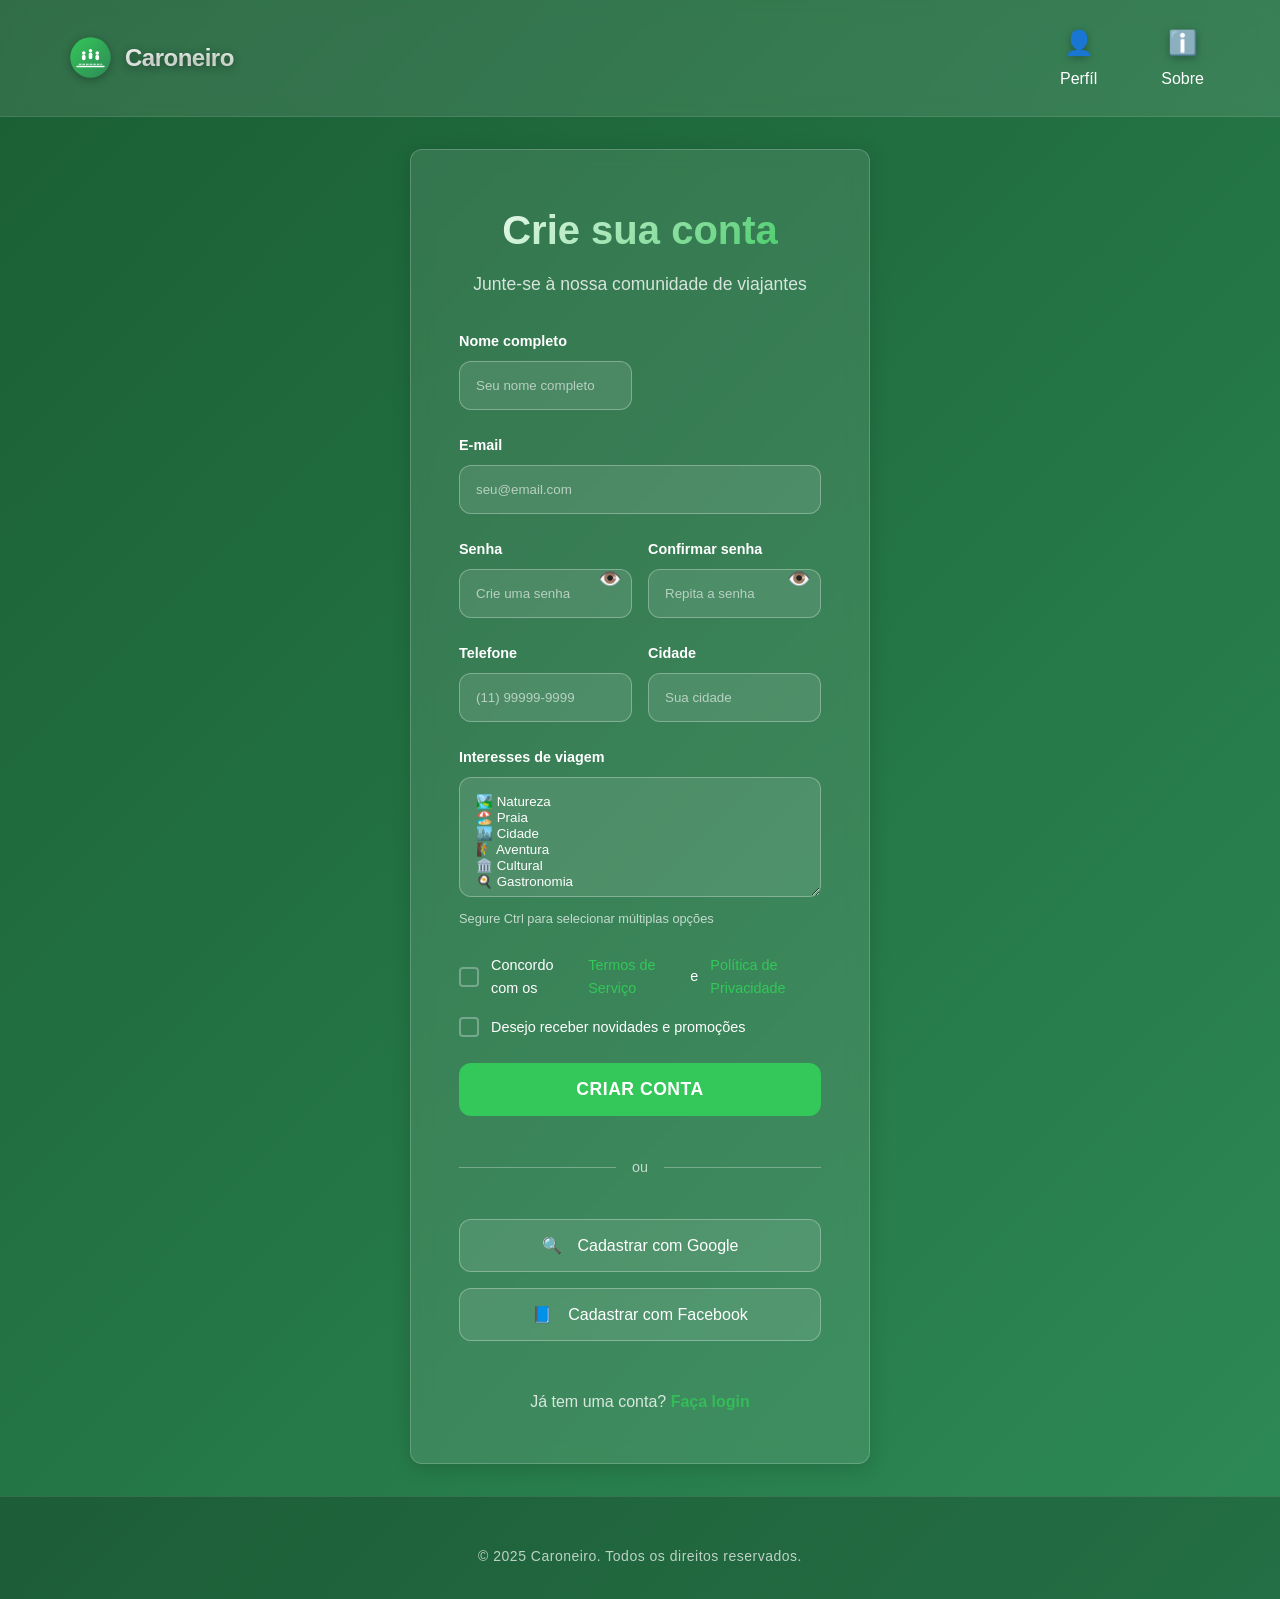
<file: cadastro.html>
<!DOCTYPE html>
<html lang="pt-br">

<head>
    <meta charset="UTF-8">
    <meta name="viewport" content="width=device-width, initial-scale=1.0">
    <title>Cadastro - Caroneiro</title>
    <link rel="stylesheet" href="entrar.css">
</head>

<body>
    <!-- Header -->
    <header>
        <div class="header-content">
            <a href="index.html" class="logo">
                <svg class="logo-svg" viewBox="0 0 100 100" fill="none" xmlns="http://www.w3.org/2000/svg">
                    <circle cx="50" cy="50" r="45" fill="url(#gradient)" />
                    <circle cx="35" cy="40" r="4" fill="white" />
                    <rect x="31" y="44" width="8" height="12" rx="4" fill="white" />
                    <circle cx="50" cy="35" r="4" fill="white" />
                    <rect x="46" y="39" width="8" height="15" rx="4" fill="white" />
                    <circle cx="65" cy="40" r="4" fill="white" />
                    <rect x="61" y="44" width="8" height="12" rx="4" fill="white" />
                    <path d="M20 70 L80 70" stroke="white" stroke-width="3" stroke-linecap="round" />
                    <path d="M25 65 L75 65" stroke="white" stroke-width="2" stroke-linecap="round"
                        stroke-dasharray="4 4" />
                    <defs>
                        <linearGradient id="gradient" x1="0%" y1="0%" x2="100%" y2="100%">
                            <stop offset="0%" stop-color="#34c759" />
                            <stop offset="100%" stop-color="#2d8a56" />
                        </linearGradient>
                    </defs>
                </svg>
                <div class="logo-text">Caroneiro</div>
            </a>

            <nav>
                <ul>
                    <li><a href="perfil.html"><span>👤</span><span>Perfíl</span></a></li>
                    <li><a href="Sobre-nos.html"><span>ℹ️</span><span>Sobre</span></a></li>
                </ul>
            </nav>
        </div>
    </header>

    <!-- Conteúdo Principal -->
    <main class="auth-main">
        <div class="auth-container">
            <div class="auth-card">
                <div class="auth-header">
                    <h1>Crie sua conta</h1>
                    <p>Junte-se à nossa comunidade de viajantes</p>
                </div>

                <form class="auth-form" id="cadastroForm">
                    <div class="form-row">
                        <div class="form-group">
                            <label for="nome">Nome completo</label>
                            <input type="text" id="nome" name="nome" required placeholder="Seu nome completo">
                        </div>
                    </div>

                    <div class="form-group">
                        <label for="email">E-mail</label>
                        <input type="email" id="email" name="email" required placeholder="seu@email.com">
                    </div>

                    <div class="form-row">
                        <div class="form-group">
                            <label for="password">Senha</label>
                            <input type="password" id="password" name="password" required placeholder="Crie uma senha">
                        </div>
                        <div class="form-group">
                            <label for="confirmPassword">Confirmar senha</label>
                            <input type="password" id="confirmPassword" name="confirmPassword" required
                                placeholder="Repita a senha">
                        </div>
                    </div>

                    <div class="form-row">
                        <div class="form-group">
                            <label for="telefone">Telefone</label>
                            <input type="tel" id="telefone" name="telefone" required placeholder="(11) 99999-9999">
                        </div>
                        <div class="form-group">
                            <label for="cidade">Cidade</label>
                            <input type="text" id="cidade" name="cidade" required placeholder="Sua cidade">
                        </div>
                    </div>

                    <div class="form-group">
                        <label for="interesses">Interesses de viagem</label>
                        <select id="interesses" name="interesses" multiple>
                            <option value="natureza">🏞️ Natureza</option>
                            <option value="praia">🏖️ Praia</option>
                            <option value="cidade">🏙️ Cidade</option>
                            <option value="aventura">🧗 Aventura</option>
                            <option value="cultural">🏛️ Cultural</option>
                            <option value="gastronomia">🍳 Gastronomia</option>
                        </select>
                        <small>Segure Ctrl para selecionar múltiplas opções</small>
                    </div>

                    <div class="form-options">
                        <label class="checkbox-container">
                            <input type="checkbox" id="termos" required>
                            <span class="checkmark"></span>
                            Concordo com os <a href="#">Termos de Serviço</a> e <a href="#">Política de Privacidade</a>
                        </label>
                        <label class="checkbox-container">
                            <input type="checkbox" id="newsletter">
                            <span class="checkmark"></span>
                            Desejo receber novidades e promoções
                        </label>
                    </div>

                    <button type="submit" class="btn-auth">Criar conta</button>

                    <div class="auth-divider">
                        <span>ou</span>
                    </div>

                    <div class="social-auth">
                        <button type="button" class="btn-social google">
                            <span>🔍</span>
                            Cadastrar com Google
                        </button>
                        <button type="button" class="btn-social facebook">
                            <span>📘</span>
                            Cadastrar com Facebook
                        </button>
                    </div>

                    <div class="auth-footer">
                        <p>Já tem uma conta? <a href="login.html">Faça login</a></p>
                    </div>
                </form>
            </div>
        </div>
    </main>

    <!-- Footer -->
    <footer>
        <p>© 2025 Caroneiro. Todos os direitos reservados.</p>
    </footer>

    <script src="entrar.js"></script>
</body>

</html>
</file>
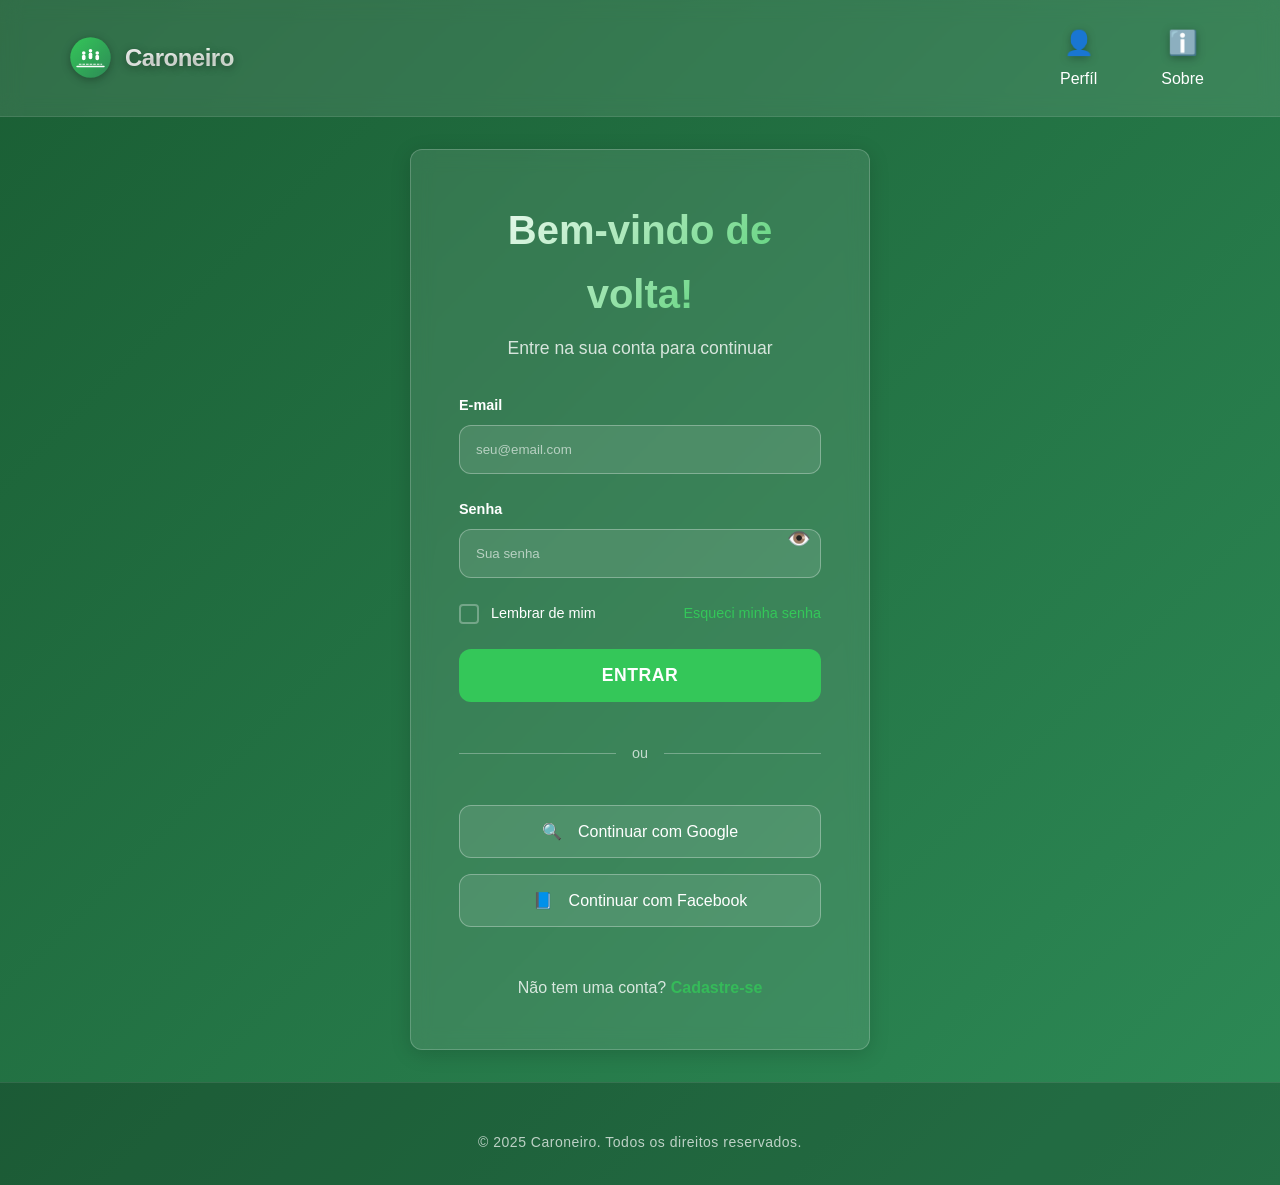
<file: login.html>
<!DOCTYPE html>
<html lang="pt-br">
<head>
    <meta charset="UTF-8">
    <meta name="viewport" content="width=device-width, initial-scale=1.0">
    <title>Login - Caroneiro</title>
    <link rel="stylesheet" href="entrar.css">
</head>
<body>
    <!-- Header -->
    <header>
        <div class="header-content">
            <a href="index.html" class="logo">
                <svg class="logo-svg" viewBox="0 0 100 100" fill="none" xmlns="http://www.w3.org/2000/svg">
                    <circle cx="50" cy="50" r="45" fill="url(#gradient)"/>
                    <circle cx="35" cy="40" r="4" fill="white"/>
                    <rect x="31" y="44" width="8" height="12" rx="4" fill="white"/>
                    <circle cx="50" cy="35" r="4" fill="white"/>
                    <rect x="46" y="39" width="8" height="15" rx="4" fill="white"/>
                    <circle cx="65" cy="40" r="4" fill="white"/>
                    <rect x="61" y="44" width="8" height="12" rx="4" fill="white"/>
                    <path d="M20 70 L80 70" stroke="white" stroke-width="3" stroke-linecap="round"/>
                    <path d="M25 65 L75 65" stroke="white" stroke-width="2" stroke-linecap="round" stroke-dasharray="4 4"/>
                    <defs>
                        <linearGradient id="gradient" x1="0%" y1="0%" x2="100%" y2="100%">
                            <stop offset="0%" stop-color="#34c759"/>
                            <stop offset="100%" stop-color="#2d8a56"/>
                        </linearGradient>
                    </defs>
                </svg>
                <div class="logo-text">Caroneiro</div>
            </a>

            <nav>
                <ul>
                    <li><a href="perfil.html"><span>👤</span><span>Perfíl</span></a></li>
                    <li><a href="Sobre-nos.html"><span>ℹ️</span><span>Sobre</span></a></li>
                </ul>
            </nav>
        </div>
    </header>

    <!-- Conteúdo Principal -->
    <main class="auth-main">
        <div class="auth-container">
            <div class="auth-card">
                <div class="auth-header">
                    <h1>Bem-vindo de volta!</h1>
                    <p>Entre na sua conta para continuar</p>
                </div>

                <form class="auth-form" id="loginForm">
                    <div class="form-group">
                        <label for="email">E-mail</label>
                        <input type="email" id="email" name="email" required placeholder="seu@email.com">
                    </div>

                    <div class="form-group">
                        <label for="password">Senha</label>
                        <input type="password" id="password" name="password" required placeholder="Sua senha">
                    </div>

                    <div class="form-options">
                        <label class="checkbox-container">
                            <input type="checkbox" id="rememberMe">
                            <span class="checkmark"></span>
                            Lembrar de mim
                        </label>
                        <a href="#" class="forgot-password">Esqueci minha senha</a>
                    </div>

                    <button type="submit" class="btn-auth">Entrar</button>

                    <div class="auth-divider">
                        <span>ou</span>
                    </div>

                    <div class="social-auth">
                        <button type="button" class="btn-social google">
                            <span>🔍</span>
                            Continuar com Google
                        </button>
                        <button type="button" class="btn-social facebook">
                            <span>📘</span>
                            Continuar com Facebook
                        </button>
                    </div>

                    <div class="auth-footer">
                        <p>Não tem uma conta? <a href="cadastro.html">Cadastre-se</a></p>
                    </div>
                </form>
            </div>
        </div>
    </main>

    <!-- Footer -->
    <footer>
        <p>© 2025 Caroneiro. Todos os direitos reservados.</p>
    </footer>

    <script src="entrar.js"></script>
</body>
</html>
</file>
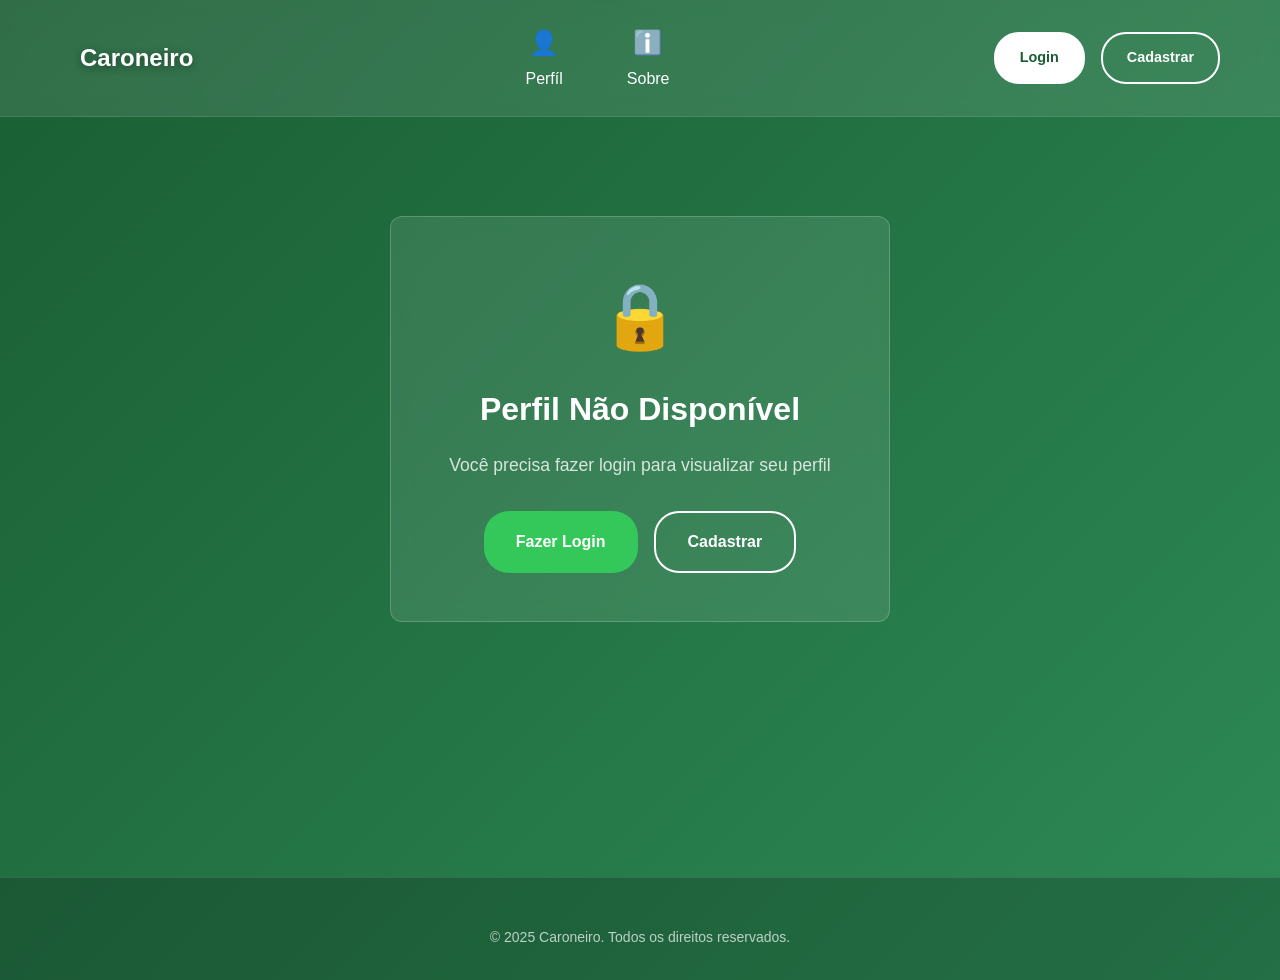
<file: perfil.html>
<!DOCTYPE html>
<html lang="pt-br">
<head>
    <meta charset="UTF-8">
    <meta name="viewport" content="width=device-width, initial-scale=1.0">
    <title>Meu Perfil - Caroneiro</title>
    <link rel="stylesheet" href="perfil.css">
</head>
<body>
    <header>
        <div class="header-content">
            <a href="index.html" class="logo">
                <svg class="logo-svg" viewBox="0 0 100 100" fill="none" xmlns="http://www.w3.org/2000/svg">
                    <circle cx="50" cy="50" r="45" fill="url(#gradient)"/>
                    <circle cx="35" cy="40" r="4" fill="white"/>
                    <rect x="31" y="44" width="8" height="12" rx="4" fill="white"/>
                    <circle cx="50" cy="35" r="4" fill="white"/>
                    <rect x="46" y="39" width="8" height="15" rx="4" fill="white"/>
                    <circle cx="65" cy="40" r="4" fill="white"/>
                    <rect x="61" y="44" width="8" height="12" rx="4" fill="white"/>
                    <path d="M20 70 L80 70" stroke="white" stroke-width="3" stroke-linecap="round"/>
                    <path d="M25 65 L75 65" stroke="white" stroke-width="2" stroke-linecap="round" stroke-dasharray="4 4"/>
                    <defs>
                        <linearGradient id="gradient" x1="0%" y1="0%" x2="100%" y2="100%">
                            <stop offset="0%" stop-color="#34c759"/>
                            <stop offset="100%" stop-color="#2d8a56"/>
                        </linearGradient>
                    </defs>
                </svg>
                <div class="logo-text">Caroneiro</div>
            </a>

            <nav>
                <ul>
                    <li><a href="perfil.html"><span>👤</span><span>Perfíl</span></a></li>
                    <li><a href="Sobre-nos.html"><span>ℹ️</span><span>Sobre</span></a></li>
                </ul>
            </nav>
            <div class="header-user" id="headerUser">
                <!-- Preenchido via JavaScript -->
            </div>
        </div>
    </header>

    <main class="perfil-main">
        <div class="container">
            <div id="perfilContent">
                <!-- Conteúdo carregado dinamicamente -->
            </div>
        </div>
    </main>

    <footer>
        <p>© 2025 Caroneiro. Todos os direitos reservados.</p>
    </footer>

    <script src="perfil.js"></script>
</body>
</html>
</file>
<file: entrar.css>
/* ===== RESET E VARIÁVEIS ===== */
* {
    margin: 0;
    padding: 0;
    box-sizing: border-box;
}

:root {
    --primary-color: #1a5e34;
    --secondary-color: #2d8a56;
    --accent-color: #34c759;
    --text-light: #ffffff;
    --text-dark: #333333;
    --bg-light: #f8f9fa;
    --bg-dark: #050505;
    --bg-gray: #858585;
    --border-radius: 12px;
    --shadow: 0 4px 20px rgba(0, 0, 0, 0.15);
    --transition: all 0.3s cubic-bezier(0.4, 0, 0.2, 1);
}

body {
    font-family: 'Segoe UI', Arial, sans-serif;
    line-height: 1.6;
    color: var(--text-light);
    background: linear-gradient(135deg, var(--primary-color), var(--secondary-color));
    min-height: 100vh;
}

/* ===== HEADER ===== */
header {
    background: rgba(255, 255, 255, 0.1);
    backdrop-filter: blur(10px);
    padding: 1rem 0;
    position: sticky;
    top: 0;
    z-index: 100;
    border-bottom: 1px solid rgba(255, 255, 255, 0.1);
}

.header-content {
    display: flex;
    align-items: center;
    justify-content: space-between;
    max-width: 1200px;
    margin: 0 auto;
    padding: 0 20px;
}

/* ===== LOGO ===== */
.logo {
    display: flex;
    align-items: center;
    gap: 0.75rem;
    text-decoration: none;
    transition: var(--transition);
    padding: 0.5rem;
    border-radius: var(--border-radius);
}

.logo:hover {
    background: rgba(255, 255, 255, 0.1);
    transform: translateY(-2px);
}

.logo-svg {
    width: 45px;
    height: 45px;
    filter: drop-shadow(0 2px 4px rgba(0, 0, 0, 0.3));
    transition: var(--transition);
}

.logo:hover .logo-svg {
    transform: scale(1.1) rotate(5deg);
}

.logo-text {
    font-size: 1.5rem;
    font-weight: 800;
    color: var(--text-light);
    text-shadow: 0 2px 8px rgba(0, 0, 0, 0.4);
    letter-spacing: -0.5px;
    background: linear-gradient(135deg, var(--text-light), #e8f5e8);
    -webkit-background-clip: text;
    -webkit-text-fill-color: transparent;
    background-clip: text;
    transition: var(--transition);
}

.logo:hover .logo-text {
    background: linear-gradient(135deg, var(--accent-color), #ffffff);
    -webkit-background-clip: text;
    -webkit-text-fill-color: transparent;
    background-clip: text;
}

/* ===== NAVEGAÇÃO ===== */
header nav ul {
    list-style: none;
    display: flex;
    gap: 2rem;
    margin: 0;
    padding: 0;
}

header nav ul li a {
    text-decoration: none;
    color: var(--text-light);
    display: flex;
    flex-direction: column;
    align-items: center;
    font-size: 1rem;
    padding: 0.5rem 1rem;
    transition: var(--transition);
    border-radius: var(--border-radius);
}

header nav ul li a:hover,
header nav ul li a.active {
    background-color: rgba(255, 255, 255, 0.1);
    transform: translateY(-2px);
}

header nav ul li a span:first-child {
    font-size: 1.5rem;
    margin-bottom: 0.25rem;
    filter: drop-shadow(0 2px 4px rgba(0, 0, 0, 0.3));
}

/* ===== BOTÕES HEADER ===== */
.header-buttons {
    display: flex;
    align-items: center;
    gap: 1rem;
}

.btn-login {
    background: var(--text-light);
    color: var(--primary-color);
    border: 2px solid var(--text-light);
    padding: 0.75rem 1.5rem;
    border-radius: 25px;
    font-weight: 600;
    font-size: 0.9rem;
    cursor: pointer;
    transition: var(--transition);
    text-decoration: none;
    display: inline-block;
    text-align: center;
}

.btn-login:hover,
.btn-login.active {
    background: transparent;
    color: var(--text-light);
    transform: translateY(-2px);
    box-shadow: 0 4px 15px rgba(255, 255, 255, 0.2);
}

.btn-cadastro {
    background: transparent;
    color: var(--text-light);
    border: 2px solid var(--text-light);
    padding: 0.75rem 1.5rem;
    border-radius: 25px;
    font-weight: 600;
    font-size: 0.9rem;
    cursor: pointer;
    transition: var(--transition);
    text-decoration: none;
    display: inline-block;
    text-align: center;
}

.btn-cadastro:hover,
.btn-cadastro.active {
    background: var(--text-light);
    color: var(--primary-color);
    transform: translateY(-2px);
    box-shadow: 0 4px 15px rgba(255, 255, 255, 0.2);
}

/* ===== CONTEÚDO PRINCIPAL AUTH ===== */
.auth-main {
    padding: 2rem 0;
    min-height: calc(100vh - 140px);
    display: flex;
    align-items: center;
    justify-content: center;
}

.auth-container {
    width: 100%;
    max-width: 500px;
    padding: 0 20px;
}

.auth-card {
    background: rgba(255, 255, 255, 0.1);
    backdrop-filter: blur(10px);
    border-radius: var(--border-radius);
    padding: 3rem;
    border: 1px solid rgba(255, 255, 255, 0.2);
    box-shadow: var(--shadow);
}

.auth-header {
    text-align: center;
    margin-bottom: 2rem;
}

.auth-header h1 {
    font-size: 2.5rem;
    margin-bottom: 0.5rem;
    background: linear-gradient(135deg, var(--text-light), var(--accent-color));
    -webkit-background-clip: text;
    -webkit-text-fill-color: transparent;
    background-clip: text;
}

.auth-header p {
    opacity: 0.8;
    font-size: 1.1rem;
}

/* ===== FORMULÁRIOS ===== */
.auth-form {
    display: flex;
    flex-direction: column;
    gap: 1.5rem;
}

.form-row {
    display: grid;
    grid-template-columns: 1fr 1fr;
    gap: 1rem;
}

.form-group {
    display: flex;
    flex-direction: column;
    gap: 0.5rem;
}

.form-group label {
    font-weight: 600;
    font-size: 0.9rem;
    color: var(--text-light);
}

.form-group input,
.form-group select {
    padding: 1rem;
    border: 1px solid rgba(255, 255, 255, 0.3);
    border-radius: var(--border-radius);
    background: rgba(255, 255, 255, 0.1);
    color: var(--text-light);
    transition: var(--transition);
    outline: none;
    width: 100%;
}

.form-group input::placeholder {
    color: rgba(255, 255, 255, 0.6);
}

.form-group input:focus,
.form-group select:focus {
    border-color: var(--accent-color);
    background: rgba(255, 255, 255, 0.15);
    transform: translateY(-2px);
}

.form-group select {
    cursor: pointer;
}

.form-group select[multiple] {
    height: 120px;
    resize: vertical;
}

.form-group small {
    font-size: 0.8rem;
    opacity: 0.7;
    margin-top: 0.25rem;
}

/* ===== CHECKBOX PERSONALIZADO ===== */
.checkbox-container {
    display: flex;
    align-items: center;
    gap: 0.75rem;
    cursor: pointer;
    font-size: 0.9rem;
    user-select: none;
}

.checkbox-container input {
    display: none;
}

.checkmark {
    width: 20px;
    height: 20px;
    border: 2px solid rgba(255, 255, 255, 0.3);
    border-radius: 4px;
    display: flex;
    align-items: center;
    justify-content: center;
    transition: var(--transition);
    flex-shrink: 0;
}

.checkbox-container input:checked + .checkmark {
    background: var(--accent-color);
    border-color: var(--accent-color);
}

.checkbox-container input:checked + .checkmark::after {
    content: '✓';
    color: white;
    font-size: 14px;
    font-weight: bold;
}

.checkbox-container a {
    color: var(--accent-color);
    text-decoration: none;
}

.checkbox-container a:hover {
    text-decoration: underline;
}

/* ===== OPÇÕES DO FORMULÁRIO ===== */
.form-options {
    display: flex;
    justify-content: space-between;
    align-items: center;
    flex-wrap: wrap;
    gap: 1rem;
}

.forgot-password {
    color: var(--accent-color);
    text-decoration: none;
    font-size: 0.9rem;
}

.forgot-password:hover {
    text-decoration: underline;
}

/* ===== BOTÃO DE AUTH ===== */
.btn-auth {
    background: var(--accent-color);
    color: var(--text-light);
    border: none;
    padding: 1rem 2rem;
    border-radius: var(--border-radius);
    font-size: 1.1rem;
    font-weight: 600;
    cursor: pointer;
    transition: var(--transition);
    text-transform: uppercase;
    letter-spacing: 0.5px;
}

.btn-auth:hover {
    background: var(--secondary-color);
    transform: translateY(-2px);
    box-shadow: 0 6px 20px rgba(52, 199, 89, 0.4);
}

/* ===== DIVISOR ===== */
.auth-divider {
    display: flex;
    align-items: center;
    gap: 1rem;
    margin: 1rem 0;
}

.auth-divider::before,
.auth-divider::after {
    content: '';
    flex: 1;
    height: 1px;
    background: rgba(255, 255, 255, 0.3);
}

.auth-divider span {
    opacity: 0.7;
    font-size: 0.9rem;
}

/* ===== LOGIN SOCIAL ===== */
.social-auth {
    display: flex;
    flex-direction: column;
    gap: 1rem;
}

.btn-social {
    display: flex;
    align-items: center;
    justify-content: center;
    gap: 1rem;
    padding: 1rem;
    border: 1px solid rgba(255, 255, 255, 0.3);
    border-radius: var(--border-radius);
    background: rgba(255, 255, 255, 0.1);
    color: var(--text-light);
    font-size: 1rem;
    cursor: pointer;
    transition: var(--transition);
}

.btn-social:hover {
    background: rgba(255, 255, 255, 0.2);
    transform: translateY(-2px);
}

.btn-social.google:hover {
    border-color: #DB4437;
}

.btn-social.facebook:hover {
    border-color: #4267B2;
}

/* ===== FOOTER AUTH ===== */
.auth-footer {
    text-align: center;
    margin-top: 1.5rem;
}

.auth-footer p {
    opacity: 0.8;
}

.auth-footer a {
    color: var(--accent-color);
    text-decoration: none;
    font-weight: 600;
}

.auth-footer a:hover {
    text-decoration: underline;
}

/* ===== FOOTER ===== */
footer {
    text-align: center;
    padding: 2rem 1.25rem;
    color: var(--text-light);
    border-top: 1px solid rgba(255, 255, 255, 0.1);
    background: rgba(0, 0, 0, 0.2);
}

footer .redes-sociais {
    display: flex;
    justify-content: center;
    gap: 1.5rem;
    margin-bottom: 1.25rem;
}

footer .redes-sociais span {
    font-size: 1.5rem;
    transition: var(--transition);
    cursor: pointer;
    filter: drop-shadow(0 2px 4px rgba(0, 0, 0, 0.3));
}

footer .redes-sociais span:hover {
    transform: scale(1.2) translateY(-2px);
    filter: drop-shadow(0 4px 8px rgba(0, 0, 0, 0.4));
}

footer p {
    margin-top: 1rem;
    font-size: 0.875rem;
    opacity: 0.7;
    letter-spacing: 0.5px;
}

/* ===== MENSAGENS DE ALERTA ===== */
.alert {
    padding: 1rem;
    border-radius: var(--border-radius);
    margin-bottom: 1rem;
    font-weight: 600;
}

.alert.success {
    background: rgba(52, 199, 89, 0.2);
    border: 1px solid var(--accent-color);
    color: var(--accent-color);
}

.alert.error {
    background: rgba(255, 59, 48, 0.2);
    border: 1px solid #ff3b30;
    color: #ff3b30;
}

/* ===== HEADER USER ===== */
.header-user {
    display: flex;
    align-items: center;
}

.user-menu {
    display: flex;
    align-items: center;
    gap: 1rem;
}

.user-info {
    display: flex;
    flex-direction: column;
    align-items: flex-end;
    gap: 0.25rem;
}

.user-name {
    font-weight: 600;
    font-size: 0.9rem;
    color: var(--text-light);
}

.user-email {
    font-size: 0.8rem;
    opacity: 0.7;
}

.user-actions {
    display: flex;
    gap: 0.5rem;
}

.btn-profile {
    background: rgba(255, 255, 255, 0.1);
    color: var(--text-light);
    border: 1px solid rgba(255, 255, 255, 0.3);
    padding: 0.5rem 1rem;
    border-radius: 20px;
    text-decoration: none;
    font-size: 0.8rem;
    transition: var(--transition);
}

.btn-profile:hover {
    background: rgba(255, 255, 255, 0.2);
    transform: translateY(-1px);
}

.btn-logout {
    background: transparent;
    color: var(--text-light);
    border: 1px solid rgba(255, 255, 255, 0.3);
    padding: 0.5rem 1rem;
    border-radius: 20px;
    font-size: 0.8rem;
    cursor: pointer;
    transition: var(--transition);
}

.btn-logout:hover {
    background: rgba(255, 59, 48, 0.2);
    border-color: #ff3b30;
    transform: translateY(-1px);
}

/* ===== PERFIL VAZIO ===== */
.perfil-vazio {
    display: flex;
    align-items: center;
    justify-content: center;
    min-height: 60vh;
    text-align: center;
}

.vazio-content {
    background: rgba(255, 255, 255, 0.1);
    backdrop-filter: blur(10px);
    padding: 3rem;
    border-radius: var(--border-radius);
    border: 1px solid rgba(255, 255, 255, 0.2);
}

.vazio-icon {
    font-size: 4rem;
    margin-bottom: 1rem;
}

.vazio-content h2 {
    margin-bottom: 1rem;
    color: var(--text-light);
}

.vazio-content p {
    opacity: 0.8;
    margin-bottom: 2rem;
}

.vazio-actions {
    display: flex;
    gap: 1rem;
    justify-content: center;
}

/* ===== RESPONSIVIDADE ===== */
@media (max-width: 768px) {
    .user-menu {
        flex-direction: column;
        gap: 0.5rem;
    }

    .user-info {
        align-items: center;
    }

    .vazio-actions {
        flex-direction: column;
    }

    .header-content {
        flex-direction: column;
        gap: 1rem;
        padding: 1rem;
    }

    .auth-card {
        padding: 2rem;
        margin: 1rem;
    }

    .form-row {
        grid-template-columns: 1fr;
    }

    .form-options {
        flex-direction: column;
        align-items: flex-start;
    }

    .header-buttons {
        gap: 0.5rem;
    }
}

@media (max-width: 480px) {
    .auth-card {
        padding: 1.5rem;
    }

    .auth-header h1 {
        font-size: 2rem;
    }

    .btn-auth {
        padding: 0.875rem 1.5rem;
    }

    .header-buttons {
        flex-direction: column;
        width: 100%;
    }

    .btn-login,
    .btn-cadastro {
        width: 100%;
        text-align: center;
    }

    .form-row {
        grid-template-columns: 1fr;
        gap: 0.75rem;
    }
}
</file>
<file: perfil.css>
/* ===== VARIÁVEIS E RESET ===== */
:root {
    --primary-color: #1a5e34;
    --secondary-color: #2d8a56;
    --accent-color: #34c759;
    --text-light: #ffffff;
    --text-dark: #333333;
    --bg-light: #f8f9fa;
    --bg-dark: #050505;
    --bg-gray: #858585;
    --border-radius: 12px;
    --shadow: 0 4px 20px rgba(0, 0, 0, 0.15);
    --transition: all 0.3s cubic-bezier(0.4, 0, 0.2, 1);
}

* {
    margin: 0;
    padding: 0;
    box-sizing: border-box;
}

body {
    font-family: 'Segoe UI', Arial, sans-serif;
    line-height: 1.6;
    color: var(--text-light);
    background: linear-gradient(135deg, var(--primary-color), var(--secondary-color));
    min-height: 100vh;
}

.container {
    max-width: 1200px;
    margin: 0 auto;
    padding: 0 20px;
}

/* ===== HEADER ===== */
header {
    background: rgba(255, 255, 255, 0.1);
    backdrop-filter: blur(10px);
    padding: 1rem 0;
    position: sticky;
    top: 0;
    z-index: 100;
    border-bottom: 1px solid rgba(255, 255, 255, 0.1);
}

.header-content {
    display: flex;
    align-items: center;
    justify-content: space-between;
    max-width: 1200px;
    margin: 0 auto;
    padding: 0 20px;
}

.logo {
    display: flex;
    align-items: center;
    gap: 0.75rem;
    text-decoration: none;
    transition: var(--transition);
    padding: 0.5rem;
    border-radius: var(--border-radius);
}

.logo:hover {
    background: rgba(255, 255, 255, 0.1);
    transform: translateY(-2px);
}

.logo-svg {
    font-size: 2rem;
    filter: drop-shadow(0 2px 4px rgba(0, 0, 0, 0.3));
}

.logo-text {
    font-size: 1.5rem;
    font-weight: 800;
    color: var(--text-light);
    text-shadow: 0 2px 8px rgba(0, 0, 0, 0.4);
}

/* ===== NAVEGAÇÃO ===== */
header nav ul {
    list-style: none;
    display: flex;
    gap: 2rem;
    margin: 0;
    padding: 0;
}

header nav ul li a {
    text-decoration: none;
    color: var(--text-light);
    display: flex;
    flex-direction: column;
    align-items: center;
    font-size: 1rem;
    padding: 0.5rem 1rem;
    transition: var(--transition);
    border-radius: var(--border-radius);
}

header nav ul li a:hover,
header nav ul li a.active {
    background-color: rgba(255, 255, 255, 0.1);
    transform: translateY(-2px);
}

header nav ul li a span:first-child {
    font-size: 1.5rem;
    margin-bottom: 0.25rem;
}

/* ===== HEADER USER ===== */
.header-user {
    display: flex;
    align-items: center;
}

.user-menu {
    display: flex;
    align-items: center;
    gap: 1rem;
}

.user-info {
    display: flex;
    flex-direction: column;
    align-items: flex-end;
    gap: 0.25rem;
}

.user-name {
    font-weight: 600;
    font-size: 0.9rem;
    color: var(--text-light);
}

.user-email {
    font-size: 0.8rem;
    opacity: 0.7;
}

.user-actions {
    display: flex;
    gap: 0.5rem;
}

.btn-profile, .btn-logout {
    background: rgba(255, 255, 255, 0.1);
    color: var(--text-light);
    border: 1px solid rgba(255, 255, 255, 0.3);
    padding: 0.5rem 1rem;
    border-radius: 20px;
    text-decoration: none;
    font-size: 0.8rem;
    transition: var(--transition);
    cursor: pointer;
}

.btn-profile:hover {
    background: rgba(255, 255, 255, 0.2);
    transform: translateY(-1px);
}

.btn-logout:hover {
    background: rgba(255, 59, 48, 0.2);
    border-color: #ff3b30;
    transform: translateY(-1px);
}

.header-buttons {
    display: flex;
    align-items: center;
    gap: 1rem;
}

.btn-login, .btn-cadastro {
    padding: 0.75rem 1.5rem;
    border-radius: 25px;
    font-weight: 600;
    font-size: 0.9rem;
    cursor: pointer;
    transition: var(--transition);
    text-decoration: none;
    display: inline-block;
    text-align: center;
}

.btn-login {
    background: var(--text-light);
    color: var(--primary-color);
    border: 2px solid var(--text-light);
}

.btn-login:hover {
    background: transparent;
    color: var(--text-light);
}

.btn-cadastro {
    background: transparent;
    color: var(--text-light);
    border: 2px solid var(--text-light);
}

.btn-cadastro:hover {
    background: var(--text-light);
    color: var(--primary-color);
}

/* ===== CONTEÚDO PRINCIPAL ===== */
.perfil-main {
    padding: 2rem 0;
    min-height: calc(100vh - 140px);
}

/* ===== PERFIL VAZIO ===== */
.perfil-vazio {
    display: flex;
    align-items: center;
    justify-content: center;
    min-height: 60vh;
    text-align: center;
}

.vazio-content {
    background: rgba(255, 255, 255, 0.1);
    backdrop-filter: blur(10px);
    padding: 3rem;
    border-radius: var(--border-radius);
    border: 1px solid rgba(255, 255, 255, 0.2);
    max-width: 500px;
    width: 100%;
}

.vazio-icon {
    font-size: 4rem;
    margin-bottom: 1rem;
}

.vazio-content h2 {
    margin-bottom: 1rem;
    color: var(--text-light);
    font-size: 2rem;
}

.vazio-content p {
    opacity: 0.8;
    margin-bottom: 2rem;
    font-size: 1.1rem;
}

.vazio-actions {
    display: flex;
    gap: 1rem;
    justify-content: center;
    flex-wrap: wrap;
}

.btn {
    display: inline-flex;
    align-items: center;
    gap: 0.5rem;
    padding: 1rem 2rem;
    border: none;
    border-radius: 25px;
    font-weight: 600;
    font-size: 1rem;
    cursor: pointer;
    transition: var(--transition);
    text-decoration: none;
    text-align: center;
}

.btn-primary {
    background: var(--accent-color);
    color: var(--text-light);
}

.btn-primary:hover {
    background: var(--secondary-color);
    transform: translateY(-2px);
    box-shadow: 0 4px 15px rgba(52, 199, 89, 0.3);
}

.btn-secondary {
    background: transparent;
    color: var(--text-light);
    border: 2px solid var(--text-light);
}

.btn-secondary:hover {
    background: var(--text-light);
    color: var(--primary-color);
    transform: translateY(-2px);
}

/* ===== PERFIL COMPLETO ===== */
.perfil-header {
    display: grid;
    grid-template-columns: auto 1fr;
    gap: 2rem;
    align-items: start;
    background: rgba(255, 255, 255, 0.1);
    backdrop-filter: blur(10px);
    padding: 2rem;
    border-radius: var(--border-radius);
    margin-bottom: 2rem;
    border: 1px solid rgba(255, 255, 255, 0.1);
}

.perfil-foto {
    width: 150px;
    height: 150px;
    border-radius: 50%;
    overflow: hidden;
    border: 4px solid var(--text-light);
    box-shadow: var(--shadow);
    position: relative;
}

.perfil-foto img {
    width: 100%;
    height: 100%;
    object-fit: cover;
}

.btn-editar-foto {
    position: absolute;
    bottom: 10px;
    right: 10px;
    background: var(--accent-color);
    border: none;
    border-radius: 50%;
    width: 35px;
    height: 35px;
    cursor: pointer;
    transition: var(--transition);
}

.btn-editar-foto:hover {
    background: var(--secondary-color);
    transform: scale(1.1);
}

.perfil-info h1 {
    font-size: 2.5rem;
    margin-bottom: 0.5rem;
    color: var(--text-light);
}

.perfil-localizacao {
    font-size: 1.1rem;
    opacity: 0.9;
    margin-bottom: 1.5rem;
}

.perfil-stats {
    display: flex;
    gap: 2rem;
    margin-bottom: 2rem;
}

.stat {
    text-align: center;
}

.stat-number {
    display: block;
    font-size: 1.5rem;
    font-weight: bold;
    color: var(--accent-color);
}

.stat-label {
    font-size: 0.9rem;
    opacity: 0.8;
}

.perfil-actions {
    display: flex;
    gap: 1rem;
    flex-wrap: wrap;
}

/* ===== SEÇÕES DO PERFIL ===== */
.perfil-bio, .perfil-contato, .viagens-section {
    background: rgba(255, 255, 255, 0.1);
    backdrop-filter: blur(10px);
    padding: 2rem;
    border-radius: var(--border-radius);
    margin-bottom: 2rem;
    border: 1px solid rgba(255, 255, 255, 0.1);
}

.perfil-bio h2, .perfil-contato h2, .viagens-section h2 {
    font-size: 1.8rem;
    margin-bottom: 1rem;
    color: var(--text-light);
}

.bio-content p {
    margin-bottom: 1.5rem;
    line-height: 1.8;
    opacity: 0.9;
}

.preferencias h3 {
    font-size: 1.2rem;
    margin-bottom: 1rem;
    color: var(--text-light);
}

.tags {
    display: flex;
    flex-wrap: wrap;
    gap: 0.5rem;
}

.tag {
    background: rgba(255, 255, 255, 0.2);
    padding: 0.5rem 1rem;
    border-radius: 20px;
    font-size: 0.9rem;
    border: 1px solid rgba(255, 255, 255, 0.3);
}

.contato-info {
    display: flex;
    flex-direction: column;
    gap: 1rem;
}

.contato-item {
    display: flex;
    gap: 1rem;
    align-items: center;
}

.contato-label {
    font-weight: 600;
    min-width: 120px;
}

.contato-value {
    opacity: 0.9;
}

.section-header {
    display: flex;
    justify-content: space-between;
    align-items: center;
    margin-bottom: 1.5rem;
}

.btn-outline {
    background: transparent;
    color: var(--text-light);
    border: 2px solid var(--text-light);
    padding: 0.75rem 1.5rem;
    border-radius: 25px;
    cursor: pointer;
    transition: var(--transition);
    text-decoration: none;
    display: inline-flex;
    align-items: center;
    gap: 0.5rem;
}

.btn-outline:hover {
    background: var(--text-light);
    color: var(--primary-color);
    transform: translateY(-2px);
}

.viagens-grid {
    display: grid;
    grid-template-columns: repeat(auto-fit, minmax(300px, 1fr));
    gap: 1.5rem;
}

.viagem-card {
    background: rgba(255, 255, 255, 0.05);
    border-radius: var(--border-radius);
    overflow: hidden;
    transition: var(--transition);
    border: 1px solid rgba(255, 255, 255, 0.1);
}

.viagem-card:hover {
    transform: translateY(-5px);
    border-color: var(--accent-color);
}

.viagem-card img {
    width: 100%;
    height: 200px;
    object-fit: cover;
}

.viagem-info {
    padding: 1.5rem;
}

.viagem-info h3 {
    font-size: 1.3rem;
    margin-bottom: 0.5rem;
    color: var(--text-light);
}

.viagem-data {
    color: var(--accent-color);
    font-weight: 600;
    margin-bottom: 0.5rem;
}

.viagem-desc {
    opacity: 0.8;
    line-height: 1.6;
}

.viagem-vazia {
    text-align: center;
    padding: 3rem;
    opacity: 0.7;
}

/* ===== FOOTER ===== */
footer {
    text-align: center;
    padding: 2rem 1.25rem;
    color: var(--text-light);
    border-top: 1px solid rgba(255, 255, 255, 0.1);
    background: rgba(0, 0, 0, 0.2);
}

footer .redes-sociais {
    display: flex;
    justify-content: center;
    gap: 1.5rem;
    margin-bottom: 1.25rem;
}

footer .redes-sociais span {
    font-size: 1.5rem;
    transition: var(--transition);
    cursor: pointer;
}

footer .redes-sociais span:hover {
    transform: scale(1.2) translateY(-2px);
}

footer p {
    margin-top: 1rem;
    font-size: 0.875rem;
    opacity: 0.7;
}

/* ===== RESPONSIVIDADE ===== */
@media (max-width: 768px) {
    .header-content {
        flex-direction: column;
        gap: 1rem;
        padding: 1rem;
    }

    .perfil-header {
        grid-template-columns: 1fr;
        text-align: center;
        gap: 1.5rem;
    }

    .perfil-stats {
        justify-content: center;
    }

    .perfil-actions {
        justify-content: center;
    }

    .section-header {
        flex-direction: column;
        gap: 1rem;
        text-align: center;
    }

    .viagens-grid {
        grid-template-columns: 1fr;
    }

    .user-menu {
        flex-direction: column;
        gap: 0.5rem;
    }

    .user-info {
        align-items: center;
    }
}

@media (max-width: 480px) {
    .perfil-header {
        padding: 1.5rem;
    }

    .perfil-info h1 {
        font-size: 2rem;
    }

    .perfil-stats {
        gap: 1rem;
    }

    .vazio-actions {
        flex-direction: column;
    }

    .btn {
        width: 100%;
        justify-content: center;
    }
}
</file>
